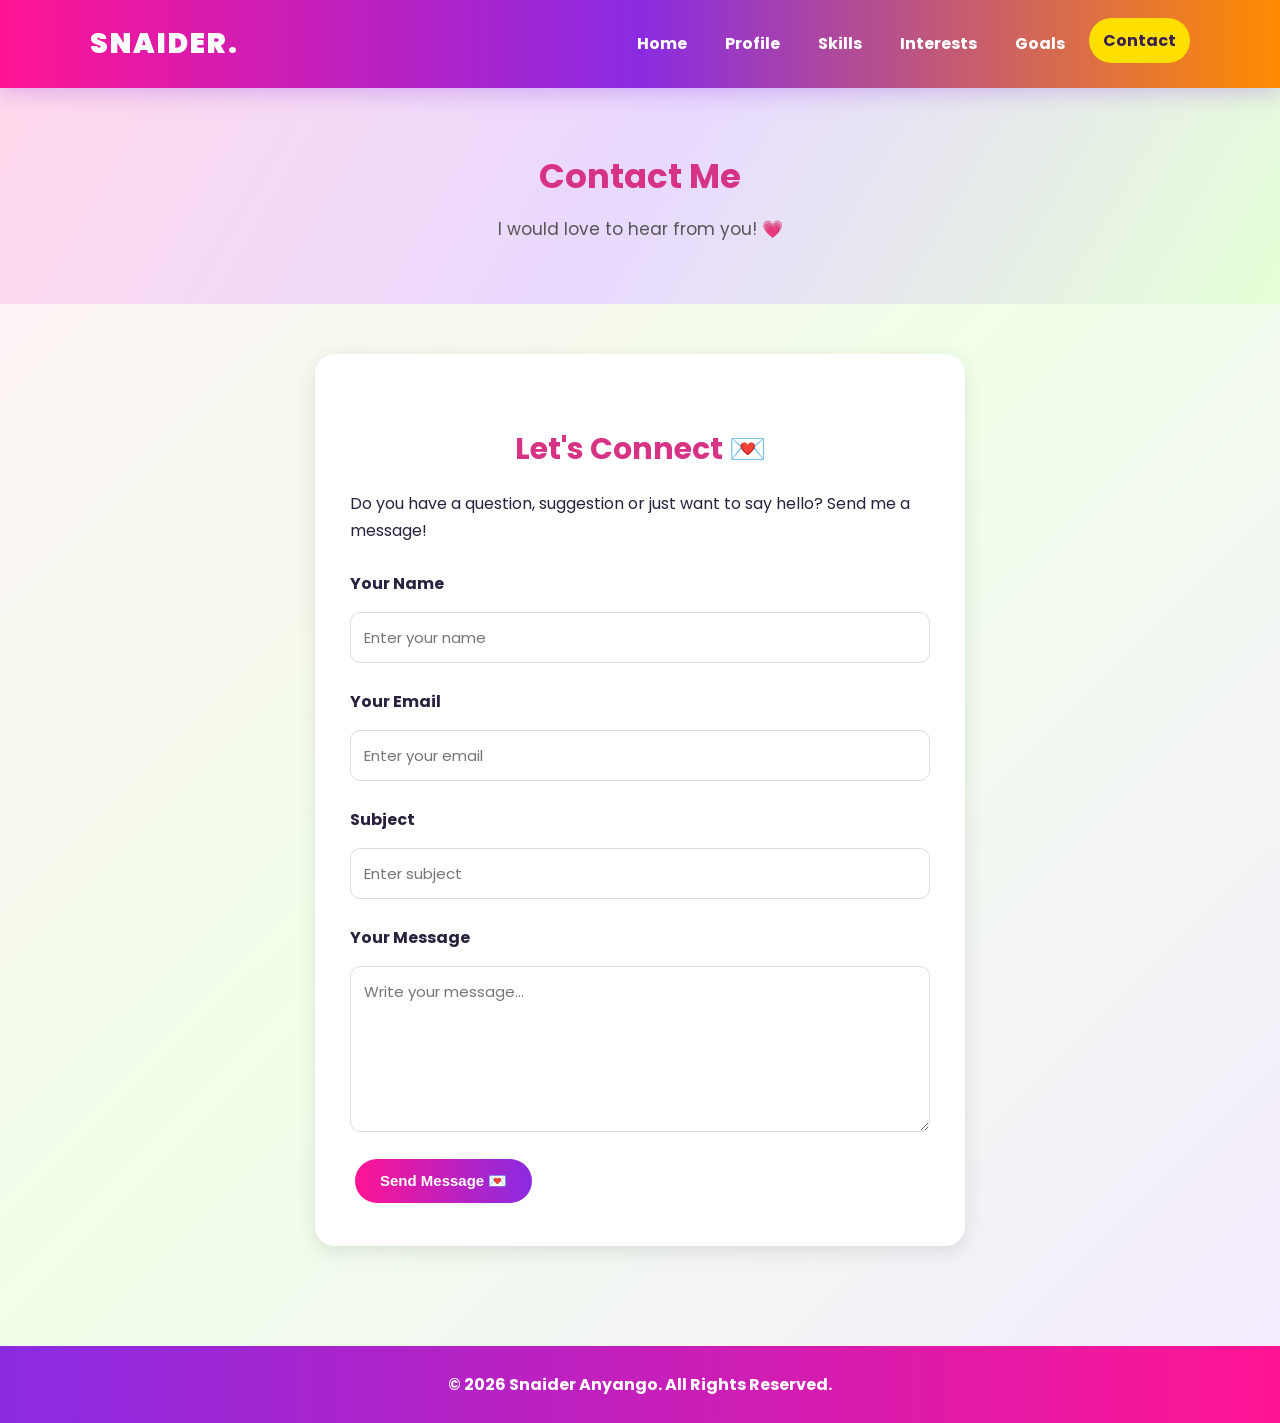
<file: contact.html>
<!DOCTYPE html>
<html lang="en">
<head>
    <meta charset="UTF-8">
    <meta name="viewport" content="width=device-width, initial-scale=1.0">
    <title>Snaider Anyango | Contact</title>
    <link href="https://fonts.googleapis.com/css2?family=Poppins:wght@400;500;600;700;800&display=swap" rel="stylesheet">
    <link rel="stylesheet" href="style.css">
    <script src="script.js" defer></script>
</head>
<body>

<header class="header">
    <a href="index.html" class="logo">SNAIDER.</a>
    <button class="menu-toggle" id="menuToggle">☰</button>
    <nav id="navbar">
        <a href="index.html">Home</a>
        <a href="profile.html">Profile</a>
        <a href="skills.html">Skills</a>
        <a href="interests.html">Interests</a>
        <a href="goals.html">Goals</a>
        <a href="contact.html">Contact</a>
    </nav>
</header>

<section class="page-heading">
    <h1>Contact Me</h1>
    <p>I would love to hear from you! 💗</p>
</section>

<section class="contact-section">

    <div class="contact-card">
        <h2>Let's Connect 💌</h2>

        <p>
            Do you have a question, suggestion or just want
            to say hello? Send me a message!
        </p>

        <form id="contactForm">

            <label for="name">Your Name</label>
            <input type="text" id="name"
                   placeholder="Enter your name" required>

            <label for="email">Your Email</label>
            <input type="email" id="email"
                   placeholder="Enter your email" required>

            <label for="subject">Subject</label>
            <input type="text" id="subject"
                   placeholder="Enter subject" required>

            <label for="message">Your Message</label>
            <textarea id="message"
                      placeholder="Write your message..."
                      rows="6" required></textarea>

            <button type="submit" class="btn">
                Send Message 💌
            </button>

            <p id="formMessage"></p>

        </form>
    </div>

</section>

<footer>
    © <span class="year">2026</span> Snaider Anyango.
    All Rights Reserved.
</footer>

</body>
</html>
</file>
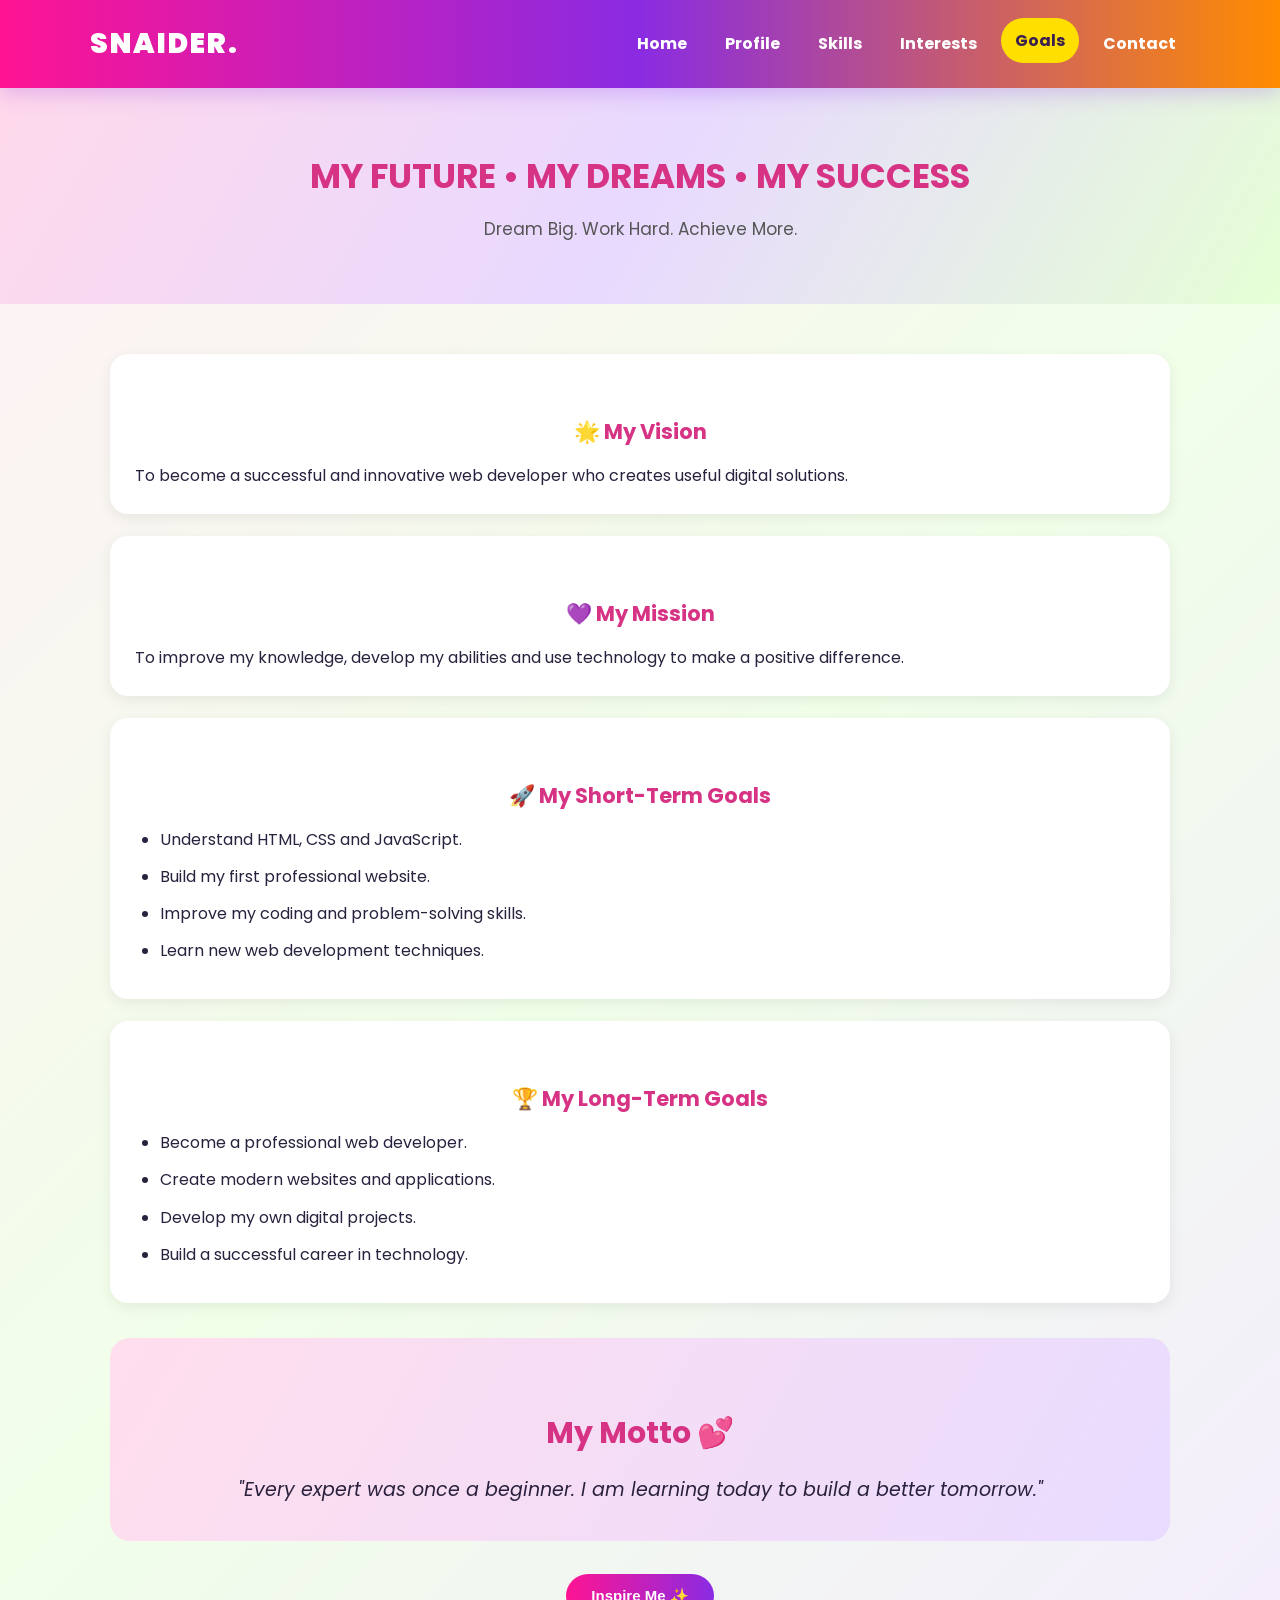
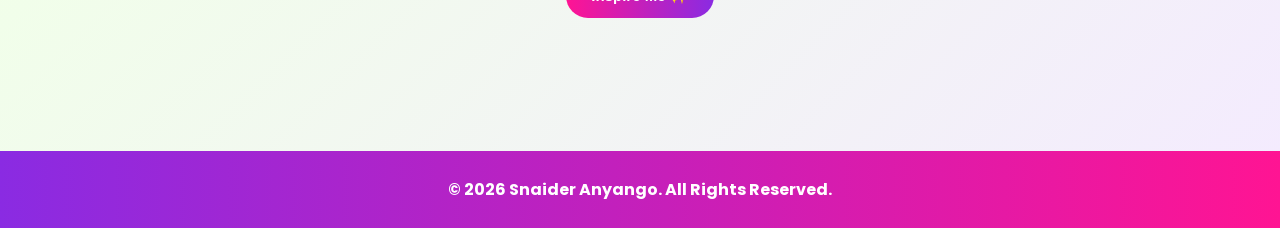
<file: goals.html>
<!DOCTYPE html>
<html lang="en">
<head>
    <meta charset="UTF-8">
    <meta name="viewport" content="width=device-width, initial-scale=1.0">
    <title>Snaider Anyango | Goals</title>
    <link href="https://fonts.googleapis.com/css2?family=Poppins:wght@400;500;600;700;800&display=swap" rel="stylesheet">
    <link rel="stylesheet" href="style.css">
    <script src="script.js" defer></script>
</head>
<body>

<header class="header">
    <a href="index.html" class="logo">SNAIDER.</a>
    <button class="menu-toggle" id="menuToggle">☰</button>
    <nav id="navbar">
        <a href="index.html">Home</a>
        <a href="profile.html">Profile</a>
        <a href="skills.html">Skills</a>
        <a href="interests.html">Interests</a>
        <a href="goals.html">Goals</a>
        <a href="contact.html">Contact</a>
    </nav>
</header>

<section class="page-heading">
    <h1>MY FUTURE • MY DREAMS • MY SUCCESS</h1>
    <p>Dream Big. Work Hard. Achieve More.</p>
</section>

<section class="content-section">

    <div class="goal-card">
        <h2>🌟 My Vision</h2>
        <p>
            To become a successful and innovative web developer
            who creates useful digital solutions.
        </p>
    </div>

    <div class="goal-card">
        <h2>💜 My Mission</h2>
        <p>
            To improve my knowledge, develop my abilities
            and use technology to make a positive difference.
        </p>
    </div>

    <div class="goal-card">
        <h2>🚀 My Short-Term Goals</h2>
        <ul class="nice-list">
            <li>Understand HTML, CSS and JavaScript.</li>
            <li>Build my first professional website.</li>
            <li>Improve my coding and problem-solving skills.</li>
            <li>Learn new web development techniques.</li>
        </ul>
    </div>

    <div class="goal-card">
        <h2>🏆 My Long-Term Goals</h2>
        <ul class="nice-list">
            <li>Become a professional web developer.</li>
            <li>Create modern websites and applications.</li>
            <li>Develop my own digital projects.</li>
            <li>Build a successful career in technology.</li>
        </ul>
    </div>

    <div class="quote-card">
        <h2>My Motto 💕</h2>
        <p>
            "Every expert was once a beginner. I am learning
            today to build a better tomorrow."
        </p>
    </div>

    <div class="center">
        <button class="btn" id="motivationBtn">
            Inspire Me ✨
        </button>
        <p id="motivationMessage"></p>
    </div>

</section>

<footer>
    © <span class="year">2026</span> Snaider Anyango.
    All Rights Reserved.
</footer>

</body>
</html>
</file>
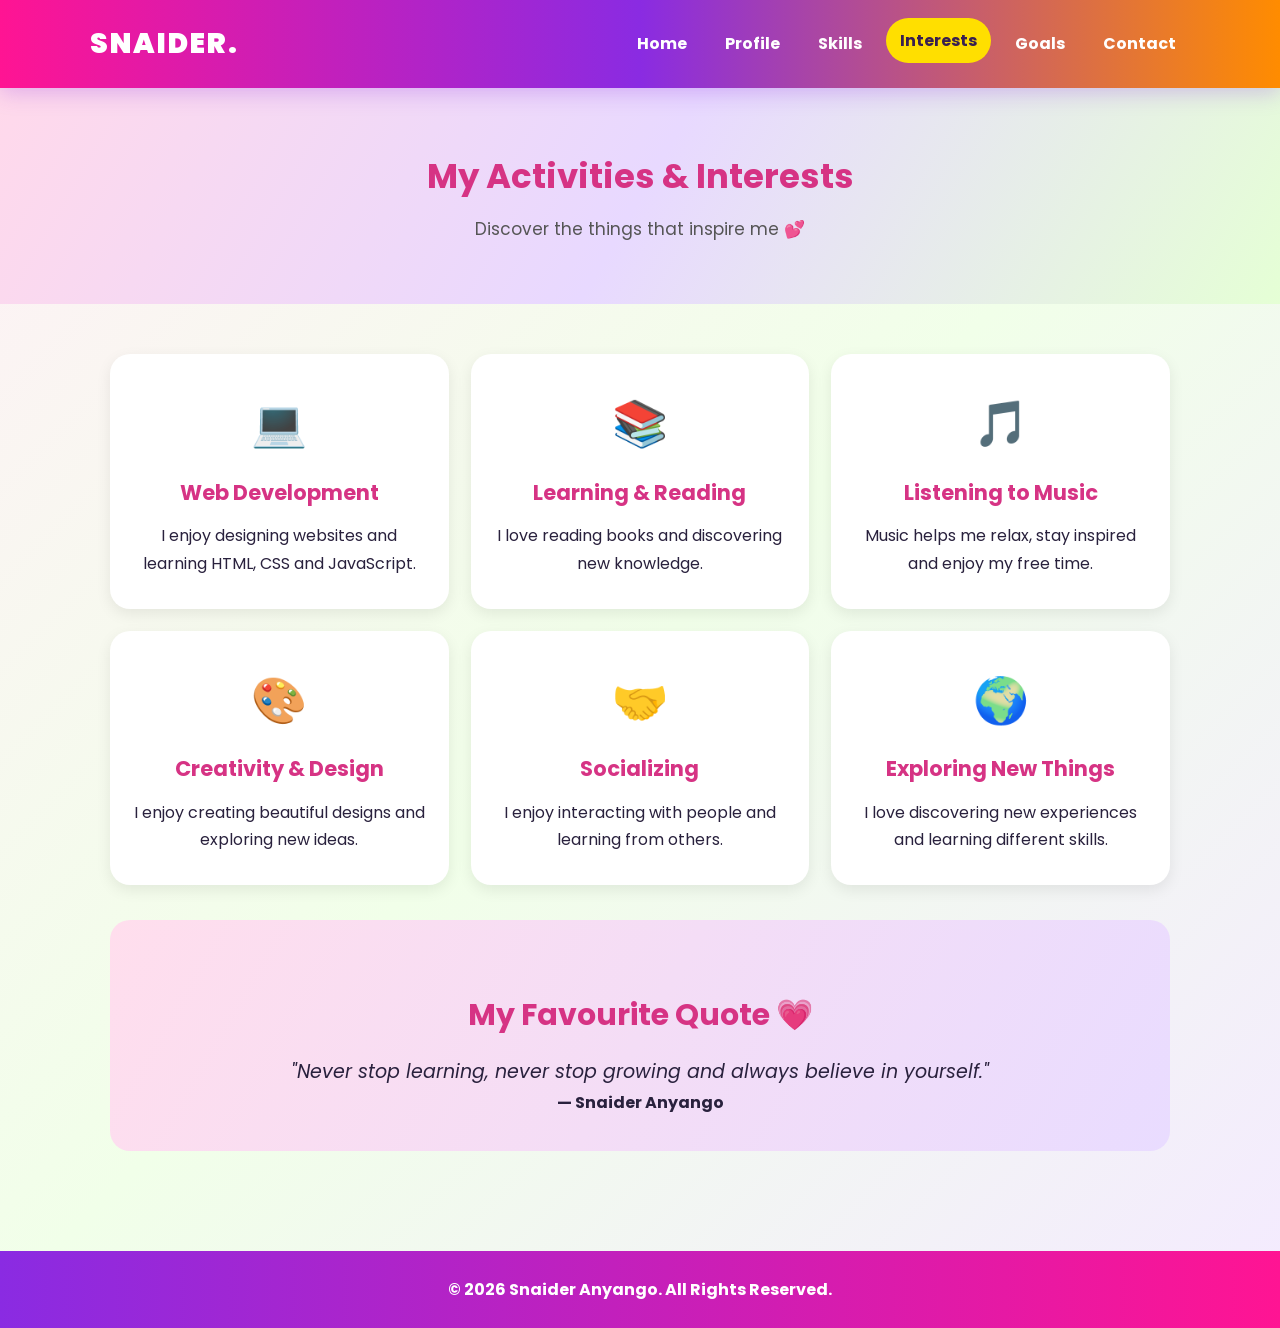
<file: interests.html>
<!DOCTYPE html>
<html lang="en">
<head>
    <meta charset="UTF-8">
    <meta name="viewport" content="width=device-width, initial-scale=1.0">
    <title>Snaider Anyango | Interests</title>
    <link href="https://fonts.googleapis.com/css2?family=Poppins:wght@400;500;600;700;800&display=swap" rel="stylesheet">
    <link rel="stylesheet" href="style.css">
    <script src="script.js" defer></script>
</head>
<body>

<header class="header">
    <a href="index.html" class="logo">SNAIDER.</a>
    <button class="menu-toggle" id="menuToggle">☰</button>
    <nav id="navbar">
        <a href="index.html">Home</a>
        <a href="profile.html">Profile</a>
        <a href="skills.html">Skills</a>
        <a href="interests.html">Interests</a>
        <a href="goals.html">Goals</a>
        <a href="contact.html">Contact</a>
    </nav>
</header>

<section class="page-heading">
    <h1>My Activities & Interests</h1>
    <p>Discover the things that inspire me 💕</p>
</section>

<section class="content-section">

    <div class="interest-grid">

        <div class="interest-card">
            <span>💻</span>
            <h2>Web Development</h2>
            <p>
                I enjoy designing websites and learning
                HTML, CSS and JavaScript.
            </p>
        </div>

        <div class="interest-card">
            <span>📚</span>
            <h2>Learning & Reading</h2>
            <p>
                I love reading books and discovering
                new knowledge.
            </p>
        </div>

        <div class="interest-card">
            <span>🎵</span>
            <h2>Listening to Music</h2>
            <p>
                Music helps me relax, stay inspired
                and enjoy my free time.
            </p>
        </div>

        <div class="interest-card">
            <span>🎨</span>
            <h2>Creativity & Design</h2>
            <p>
                I enjoy creating beautiful designs
                and exploring new ideas.
            </p>
        </div>

        <div class="interest-card">
            <span>🤝</span>
            <h2>Socializing</h2>
            <p>
                I enjoy interacting with people and
                learning from others.
            </p>
        </div>

        <div class="interest-card">
            <span>🌍</span>
            <h2>Exploring New Things</h2>
            <p>
                I love discovering new experiences
                and learning different skills.
            </p>
        </div>

    </div>

    <div class="quote-card">
        <h2>My Favourite Quote 💗</h2>
        <p>
            "Never stop learning, never stop growing
            and always believe in yourself."
        </p>
        <strong>— Snaider Anyango</strong>
    </div>

</section>

<footer>
    © <span class="year">2026</span> Snaider Anyango.
    All Rights Reserved.
</footer>

</body>
</html>
</file>
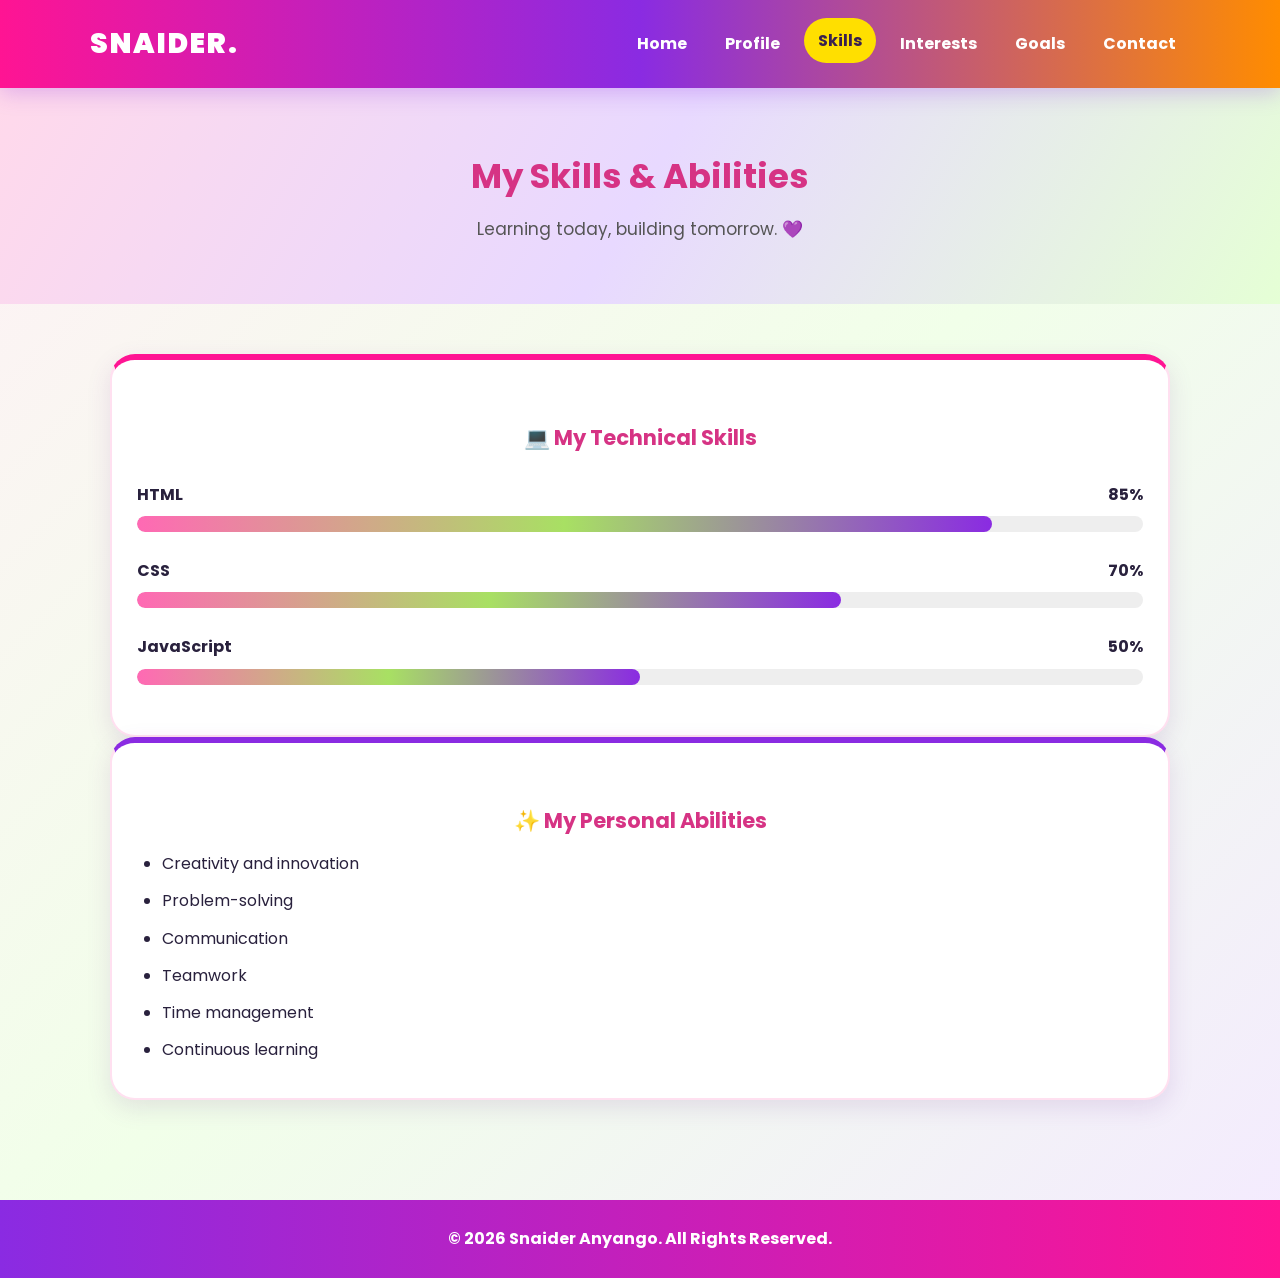
<file: skills.html>
<!DOCTYPE html>
<html lang="en">
<head>
    <meta charset="UTF-8">
    <meta name="viewport" content="width=device-width, initial-scale=1.0">
    <title>Snaider Anyango | Skills</title>
    <link href="https://fonts.googleapis.com/css2?family=Poppins:wght@400;500;600;700;800&display=swap" rel="stylesheet">
    <link rel="stylesheet" href="style.css">
    <script src="script.js" defer></script>
</head>
<body>

<header class="header">
    <a href="index.html" class="logo">SNAIDER.</a>
    <button class="menu-toggle" id="menuToggle">☰</button>
    <nav id="navbar">
        <a href="index.html">Home</a>
        <a href="profile.html">Profile</a>
        <a href="skills.html">Skills</a>
        <a href="interests.html">Interests</a>
        <a href="goals.html">Goals</a>
        <a href="contact.html">Contact</a>
    </nav>
</header>

<section class="page-heading">
    <h1>My Skills & Abilities</h1>
    <p>Learning today, building tomorrow. 💜</p>
</section>

<section class="content-section">
    <div class="info-card">
        <h2>💻 My Technical Skills</h2>

        <div class="skill">
            <div class="skill-label">
                <span>HTML</span><span>85%</span>
            </div>
            <div class="progress">
                <div class="progress-bar" data-progress="85%"></div>
            </div>
        </div>

        <div class="skill">
            <div class="skill-label">
                <span>CSS</span><span>70%</span>
            </div>
            <div class="progress">
                <div class="progress-bar" data-progress="70%"></div>
            </div>
        </div>

        <div class="skill">
            <div class="skill-label">
                <span>JavaScript</span><span>50%</span>
            </div>
            <div class="progress">
                <div class="progress-bar" data-progress="50%"></div>
            </div>
        </div>
    </div>

    <div class="info-card">
        <h2>✨ My Personal Abilities</h2>
        <ul class="nice-list">
            <li>Creativity and innovation</li>
            <li>Problem-solving</li>
            <li>Communication</li>
            <li>Teamwork</li>
            <li>Time management</li>
            <li>Continuous learning</li>
        </ul>
    </div>
</section>

<footer>
    © <span class="year">2026</span> Snaider Anyango.
    All Rights Reserved.
</footer>

</body>
</html>
</file>
<file: style.css>
/* =================================
   SNAIDER ANYANGO PERSONAL WEBSITE
================================= */

* {
    margin: 0;
    padding: 0;
    box-sizing: border-box;
}

html {
    scroll-behavior: smooth;
}

body {
    font-family: 'Segoe UI', Arial, sans-serif;
    background: #fff5fa;
    color: #444;
    line-height: 1.7;
}

/* NAVIGATION */

.header {
    background: white;
    padding: 18px 7%;
    display: flex;
    justify-content: space-between;
    align-items: center;
    box-shadow: 0 3px 12px rgba(0,0,0,0.08);
    position: sticky;
    top: 0;
    z-index: 100;
}

.logo {
    color: #d63384;
    font-size: 28px;
    font-weight: bold;
    text-decoration: none;
    letter-spacing: 2px;
}

.header nav {
    display: flex;
    gap: 22px;
}

.header nav a {
    color: #444;
    text-decoration: none;
    font-weight: 600;
    transition: 0.3s;
}

.header nav a:hover,
.header nav a.active {
    color: #d63384;
}

.menu-toggle {
    display: none;
    background: #d63384;
    color: white;
    border: none;
    padding: 8px 14px;
    font-size: 23px;
    border-radius: 8px;
    cursor: pointer;
}

/* HOME PAGE */

.hero {
    min-height: 85vh;
    padding: 70px 9%;
    display: flex;
    align-items: center;
    justify-content: space-between;
    gap: 50px;
    background: linear-gradient(
        120deg,
        #ffe0ef,
        #f1e4ff,
        #e8ffd9
    );
}

.hero-content {
    flex: 1;
}

.welcome {
    color: #d63384;
    font-weight: bold;
    letter-spacing: 2px;
}

.hero h1 {
    font-size: 45px;
    margin: 15px 0;
    color: #333;
}

.hero h1 span {
    color: #d63384;
}

.hero h2 {
    color: #8a2be2;
    margin-bottom: 15px;
}

.hero-content > p:not(.welcome) {
    max-width: 600px;
    margin-bottom: 20px;
}

.hero-image img {
    width: 340px;
    height: 420px;
    object-fit: cover;
    border-radius: 25px;
    border: 7px solid white;
    box-shadow: 0 10px 25px rgba(0,0,0,0.15);
}

.intro {
    text-align: center;
    padding: 65px 20px;
}

.intro h2 {
    color: #d63384;
    letter-spacing: 3px;
}

.intro h1 {
    color: #8a2be2;
    margin: 15px;
}

.intro p {
    max-width: 650px;
    margin: 15px auto 25px;
}

/* BUTTONS */

.btn,
.upload-btn {
    display: inline-block;
    padding: 12px 25px;
    background: #d63384;
    color: white;
    border: none;
    border-radius: 30px;
    font-size: 15px;
    font-weight: bold;
    text-decoration: none;
    cursor: pointer;
    transition: 0.3s;
    margin: 7px 5px;
}

.btn:hover,
.upload-btn:hover {
    background: #a61e65;
    transform: translateY(-4px);
    box-shadow: 0 5px 15px #eab0ce;
}

.purple-btn {
    background: #8a2be2;
}

.purple-btn:hover {
    background: #6517aa;
}

/* PAGE HEADINGS */

.page-heading {
    text-align: center;
    padding: 60px 20px;
    background: linear-gradient(
        120deg,
        #ffd9eb,
        #e8d9ff,
        #e5ffd5
    );
}

.page-heading h1 {
    color: #d63384;
    font-size: 34px;
    margin-bottom: 10px;
}

.page-heading p {
    font-size: 17px;
    color: #555;
}

/* PROFILE PAGE */

.profile-layout {
    display: grid;
    grid-template-columns: 320px 1fr;
    gap: 30px;
    max-width: 1150px;
    padding: 50px 20px;
    margin: auto;
    align-items: start;
}

.photo-card {
    background: white;
    padding: 25px;
    text-align: center;
    border-radius: 20px;
    box-shadow: 0 5px 18px rgba(0,0,0,0.09);
    position: sticky;
    top: 100px;
}

.photo-card img {
    width: 100%;
    height: 320px;
    object-fit: cover;
    border-radius: 18px;
    border: 5px solid #ff69b4;
    margin-bottom: 15px;
}

.photo-card h2 {
    color: #d63384;
}

.small-text {
    font-size: 13px;
    color: #888;
    margin-top: 12px;
}

.profile-details {
    display: grid;
    grid-template-columns: repeat(2, 1fr);
    gap: 18px;
}

.info-card,
.goal-card {
    background: white;
    padding: 25px;
    border-radius: 18px;
    box-shadow: 0 4px 15px rgba(0,0,0,0.07);
    transition: 0.3s;
}

.info-card:hover,
.goal-card:hover {
    transform: translateY(-5px);
    box-shadow: 0 8px 20px rgba(214,51,132,0.15);
}

.info-card h2,
.goal-card h2 {
    color: #d63384;
    font-size: 21px;
    margin-bottom: 12px;
}

/* SKILLS */

.content-section {
    max-width: 1100px;
    padding: 50px 20px;
    margin: auto;
}

.skill {
    margin: 25px 0;
}

.skill-label {
    display: flex;
    justify-content: space-between;
    font-weight: bold;
    margin-bottom: 8px;
}

.progress {
    background: #eee;
    height: 16px;
    border-radius: 20px;
    overflow: hidden;
}

.progress-bar {
    height: 100%;
    width: 0;
    background: linear-gradient(
        90deg,
        #ff69b4,
        #a8e063,
        #8a2be2
    );
    border-radius: 20px;
    transition: width 1.5s ease;
}

.nice-list {
    padding-left: 25px;
}

.nice-list li {
    margin: 10px 0;
}

/* INTERESTS */

.interest-grid {
    display: grid;
    grid-template-columns: repeat(3, 1fr);
    gap: 22px;
}

.interest-card {
    background: white;
    text-align: center;
    padding: 30px 20px;
    border-radius: 20px;
    box-shadow: 0 5px 15px rgba(0,0,0,0.08);
    cursor: pointer;
    transition: 0.3s;
    border: 2px solid transparent;
}

.interest-card span {
    font-size: 45px;
}

.interest-card h2 {
    color: #d63384;
    margin: 12px 0;
    font-size: 21px;
}

.interest-card:hover,
.interest-card.selected {
    background: #f0ffe0;
    border-color: #d63384;
    transform: translateY(-8px);
}

/* QUOTE */

.quote-card {
    background: linear-gradient(
        120deg,
        #ffdeed,
        #e9dcff
    );
    text-align: center;
    padding: 35px;
    border-radius: 20px;
    margin-top: 35px;
}

.quote-card h2 {
    color: #d63384;
    margin-bottom: 15px;
}

.quote-card p {
    font-style: italic;
    font-size: 19px;
}

/* GOALS */

.goal-card {
    margin-bottom: 22px;
}

.center {
    text-align: center;
    padding: 25px;
}

/* CONTACT */

.contact-section {
    padding: 50px 20px;
}

.contact-card {
    max-width: 650px;
    margin: auto;
    padding: 35px;
    background: white;
    border-radius: 20px;
    box-shadow: 0 5px 20px rgba(0,0,0,0.1);
}

.contact-card h2 {
    color: #d63384;
    margin-bottom: 15px;
}

.contact-card form {
    margin-top: 25px;
}

.contact-card label {
    display: block;
    font-weight: bold;
    margin: 15px 0 5px;
}

.contact-card input,
.contact-card textarea {
    width: 100%;
    padding: 13px;
    border: 1px solid #ddd;
    border-radius: 10px;
    font-family: inherit;
    font-size: 15px;
    outline: none;
}

.contact-card input:focus,
.contact-card textarea:focus {
    border-color: #d63384;
    box-shadow: 0 0 5px #f3b4d3;
}

.contact-card textarea {
    resize: vertical;
}

/* FOOTER */

footer {
    background: #d63384;
    color: white;
    text-align: center;
    padding: 22px;
    margin-top: 40px;
}

/* MOBILE RESPONSIVE DESIGN */

@media (max-width: 850px) {

    .menu-toggle {
        display: block;
    }

    .header {
        flex-wrap: wrap;
    }

    .header nav {
        display: none;
        flex-direction: column;
        width: 100%;
        padding: 20px 0 5px;
        gap: 15px;
    }

    .header nav.active {
        display: flex;
    }

    .hero {
        flex-direction: column-reverse;
        text-align: center;
    }

    .hero-image img {
        width: 260px;
        height: 320px;
    }

    .profile-layout {
        grid-template-columns: 1fr;
    }

    .photo-card {
        position: static;
        max-width: 350px;
        margin: auto;
        width: 100%;
    }

    .profile-details {
        grid-template-columns: 1fr;
    }

    .interest-grid {
        grid-template-columns: repeat(2, 1fr);
    }
}

@media (max-width: 500px) {

    .hero h1 {
        font-size: 32px;
    }

    .page-heading h1 {
        font-size: 26px;
    }

    .interest-grid {
        grid-template-columns: 1fr;
    }

    .contact-card {
        padding: 20px;
    }
}

/* =================================
   BRIGHT AND ATTRACTIVE WEBSITE THEME
================================= */

:root {
    --pink: #ff1493;
    --purple: #8a2be2;
    --yellow: #ffdf00;
    --lime: #c6ff00;
    --green: #7cfc00;
    --light-green: #d9ffcc;
    --white: #ffffff;
    --dark: #29213d;
}

* {
    margin: 0;
    padding: 0;
    box-sizing: border-box;
    scroll-behavior: smooth;
}

body {
    font-family: 'Poppins', Arial, sans-serif;
    background: linear-gradient(135deg, #fff0f7, #f1ffe9, #f4eaff);
    color: var(--dark);
    line-height: 1.7;
}

/* HEADER */

.header {
    background: linear-gradient(90deg, #ff1493, #8a2be2, #ff8c00);
    color: white;
    padding: 20px 7%;
    display: flex;
    justify-content: space-between;
    align-items: center;
    flex-wrap: wrap;
    box-shadow: 0 5px 20px rgba(138, 43, 226, 0.25);
}

.logo {
    color: white;
    font-size: 28px;
    font-weight: 900;
    text-decoration: none;
    letter-spacing: 2px;
}

.header nav {
    display: flex;
    flex-wrap: wrap;
    gap: 10px;
}

.header nav a {
    color: white;
    text-decoration: none;
    font-weight: bold;
    padding: 9px 14px;
    border-radius: 25px;
    transition: 0.3s;
}

.header nav a:hover,
.header nav a.active {
    background: var(--yellow);
    color: #39204f;
    transform: translateY(-3px);
}

.menu-toggle {
    background: var(--yellow);
    color: var(--purple);
    border: none;
    border-radius: 10px;
    padding: 8px 13px;
    font-size: 22px;
    cursor: pointer;
}

/* PAGE INTRODUCTION */

.intro,
.hero {
    text-align: center;
    padding: 85px 20px;
    background: linear-gradient(120deg, #ff1493, #a020f0, #ff8c00);
    color: white;
    border-radius: 0 0 60px 60px;
}

.intro h1,
.hero h1 {
    font-size: clamp(32px, 5vw, 55px);
    margin-bottom: 15px;
    font-weight: 900;
}

.intro p,
.hero p {
    max-width: 750px;
    margin: 10px auto;
    font-size: 18px;
}

.intro h1 span,
.hero h1 span {
    color: var(--yellow);
}

/* HEADINGS */

h2 {
    color: var(--purple);
    text-align: center;
    font-size: 30px;
    margin: 35px 0 20px;
}

h3 {
    color: var(--pink);
}

/* CONTENT SECTIONS */

section {
    padding: 35px 7%;
}

.profile-layout {
    display: flex;
    align-items: center;
    justify-content: center;
    gap: 35px;
    flex-wrap: wrap;
    margin: 35px auto;
}

.profile-details,
.info-card,
.photo-card,
.card {
    background: white;
    border-radius: 25px;
    padding: 25px;
    box-shadow: 0 8px 25px rgba(110, 50, 150, 0.13);
    border: 2px solid #ffe0f0;
    transition: 0.3s;
}

.info-card:hover,
.photo-card:hover,
.card:hover {
    transform: translateY(-8px);
    box-shadow: 0 15px 30px rgba(255, 20, 147, 0.2);
    border-color: var(--pink);
}

/* PROFILE PHOTO */

.photo-card {
    text-align: center;
    max-width: 350px;
}

.photo-card img,
.profile-layout img {
    width: 100%;
    max-width: 280px;
    height: 300px;
    object-fit: cover;
    border-radius: 25px;
    border: 6px solid var(--pink);
    box-shadow: 0 8px 20px rgba(138, 43, 226, 0.2);
}

/* BUTTONS */

button,
.btn {
    display: inline-block;
    background: linear-gradient(90deg, #ff1493, #8a2be2);
    color: white;
    padding: 13px 25px;
    border: none;
    border-radius: 30px;
    text-decoration: none;
    font-size: 15px;
    font-weight: bold;
    cursor: pointer;
    margin: 8px 5px;
    transition: 0.3s;
}

button:hover,
.btn:hover {
    background: linear-gradient(90deg, #ffdf00, #7cfc00);
    color: #39204f;
    transform: scale(1.06);
    box-shadow: 0 7px 18px rgba(255, 20, 147, 0.2);
}

/* CARDS AND ACTIVITIES */

.cards,
.info-grid,
.activities {
    display: grid;
    grid-template-columns: repeat(auto-fit, minmax(230px, 1fr));
    gap: 25px;
    margin: 30px auto;
}

.info-card:nth-child(4n+1) {
    border-top: 6px solid var(--pink);
}

.info-card:nth-child(4n+2) {
    border-top: 6px solid var(--purple);
}

.info-card:nth-child(4n+3) {
    border-top: 6px solid #a6d900;
}

.info-card:nth-child(4n+4) {
    border-top: 6px solid #ffb000;
}

/* LINKS */

a {
    transition: 0.3s ease;
}

/* FORMS */

input,
textarea,
select {
    width: 100%;
    padding: 13px;
    margin: 10px 0;
    border: 2px solid #e8c9ff;
    border-radius: 12px;
    outline: none;
    font-family: inherit;
}

input:focus,
textarea:focus {
    border-color: var(--pink);
    box-shadow: 0 0 10px #ffb8df;
}

/* FOOTER */

footer {
    background: linear-gradient(90deg, #8a2be2, #ff1493);
    color: white;
    text-align: center;
    padding: 25px;
    margin-top: 50px;
    font-weight: bold;
}

/* MOBILE RESPONSIVENESS */

@media (max-width: 768px) {
    .header {
        padding: 15px 5%;
    }

    .header nav {
        width: 100%;
        justify-content: center;
        margin-top: 15px;
    }

    .header nav a {
        padding: 7px 10px;
        font-size: 13px;
    }

    .intro,
    .hero {
        padding: 55px 15px;
    }

    .profile-layout {
        flex-direction: column;
        text-align: center;
    }

    section {
        padding: 25px 5%;
    }
}

/* ===== ATTRACTIVE HOME PAGE ===== */

.home-hero {
    min-height: 85vh;
    display: flex;
    align-items: center;
    justify-content: space-between;
    gap: 40px;
    padding: 65px 8%;
    background: linear-gradient(135deg, #fff0f7, #f1ffe5, #f4e7ff);
    overflow: hidden;
}

.home-content {
    flex: 1;
    max-width: 650px;
}

.welcome-label,
.section-label {
    color: #ff1493;
    font-weight: 800;
    letter-spacing: 2px;
    margin-bottom: 15px;
}

.home-content h1 {
    font-size: clamp(35px, 5vw, 60px);
    line-height: 1.2;
    color: #332044;
    margin-bottom: 15px;
}

.home-content h1 span {
    color: #ff1493;
}

.home-content h2 {
    color: #8a2be2;
    text-align: left;
    font-size: 27px;
    margin: 15px 0;
}

.home-description {
    font-size: 17px;
    color: #594c65;
    max-width: 580px;
    margin-bottom: 25px;
}

.home-buttons {
    display: flex;
    flex-wrap: wrap;
    gap: 12px;
}

.second-btn {
    background: linear-gradient(90deg, #a6e600, #54c94a);
    color: #302044;
}

.social-text {
    margin-top: 30px;
    color: #8a2be2;
    font-weight: 700;
}

/* HOME PHOTO */

.home-photo-area {
    flex: 1;
    max-width: 400px;
    position: relative;
    display: flex;
    justify-content: center;
    align-items: center;
    padding: 25px;
}

.home-photo-card {
    position: relative;
    z-index: 2;
    width: 100%;
    background: white;
    padding: 20px;
    border-radius: 30px;
    text-align: center;
    box-shadow: 0 15px 40px rgba(138, 43, 226, 0.2);
    border: 5px solid #ffb5dd;
}

.home-photo-card img {
    width: 100%;
    height: 350px;
    object-fit: cover;
    border-radius: 22px;
    border: 4px solid #c6ff00;
}

.home-photo-card h3 {
    color: #8a2be2;
    margin-top: 15px;
    font-size: 19px;
}

.home-photo-card p {
    color: #777;
    margin: 5px 0 15px;
}

.upload-btn {
    display: inline-block;
    background: linear-gradient(90deg, #ff1493, #8a2be2);
    color: white;
    padding: 12px 20px;
    border-radius: 25px;
    cursor: pointer;
    font-weight: bold;
    transition: 0.3s;
}

.upload-btn:hover {
    background: linear-gradient(90deg, #ffdf00, #7cfc00);
    color: #302044;
    transform: scale(1.05);
}

.photo-decoration {
    position: absolute;
    border-radius: 50%;
    z-index: 1;
}

.decoration-one {
    width: 120px;
    height: 120px;
    background: #c6ff00;
    top: -5px;
    right: 0;
}

.decoration-two {
    width: 100px;
    height: 100px;
    background: #ff1493;
    bottom: 0;
    left: 0;
}

/* GET TO KNOW ME */

.get-to-know {
    text-align: center;
    padding: 75px 20px;
    background: white;
}

.get-to-know h2 {
    color: #8a2be2;
    font-size: 32px;
}

.get-to-know p:not(.section-label) {
    max-width: 650px;
    margin: 15px auto 25px;
    color: #65576f;
    font-size: 17px;
}

/* RESPONSIVE HOME PAGE */

@media (max-width: 850px) {
    .home-hero {
        flex-direction: column;
        text-align: center;
        padding: 50px 6%;
    }

    .home-content h2 {
        text-align: center;
    }

    .home-buttons {
        justify-content: center;
    }

    .home-photo-area {
        width: 100%;
        max-width: 380px;
    }
}
</file>
